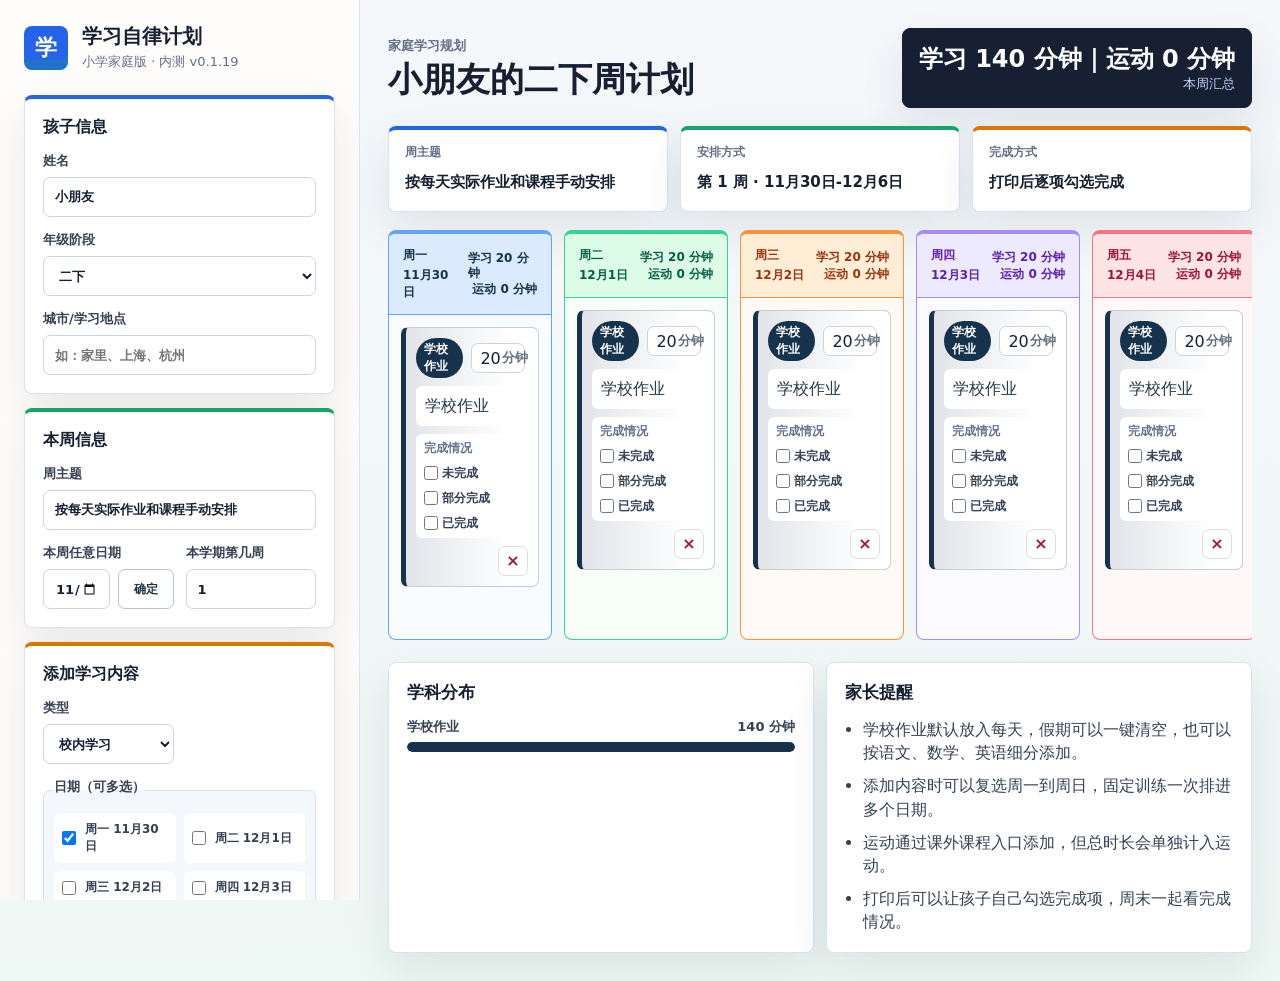
<file: index.html>
<!doctype html>
<html lang="zh-CN">
  <head>
    <meta charset="utf-8" />
    <meta name="viewport" content="width=device-width, initial-scale=1" />
    <title>学习自律计划 - 内测版</title>
    <meta name="description" content="面向小学生家庭的本地学习规划和打印工具。" />
    <link rel="stylesheet" href="./styles.css?v=20260621e" />
  </head>
  <body>
    <div class="app-shell">
      <aside class="sidebar" aria-label="学习规划设置">
        <div class="brand">
          <div class="brand-mark" aria-hidden="true">学</div>
          <div>
            <h1>学习自律计划</h1>
            <p>小学家庭版 · 内测 v0.1.19</p>
          </div>
        </div>

        <form id="plannerForm" class="control-stack">
          <section class="panel">
            <h2>孩子信息</h2>
            <label>
              姓名
              <input id="studentName" type="text" value="小朋友" autocomplete="off" />
            </label>
            <label>
              年级阶段
              <select id="gradeStage">
                <option value="二下" selected>二下</option>
                <option value="二升三暑假">二升三暑假</option>
                <option value="三上">三上</option>
                <option value="三寒假">三寒假</option>
                <option value="三下">三下</option>
                <option value="三升四暑假">三升四暑假</option>
                <option value="四上">四上</option>
                <option value="四寒假">四寒假</option>
                <option value="四下">四下</option>
                <option value="四升五暑假">四升五暑假</option>
                <option value="五上">五上</option>
                <option value="五寒假">五寒假</option>
                <option value="五下">五下</option>
                <option value="五升六暑假">五升六暑假</option>
                <option value="六上">六上</option>
                <option value="六寒假">六寒假</option>
                <option value="六下">六下</option>
                <option value="小升初暑假">小升初暑假</option>
              </select>
            </label>
            <label>
              城市/学习地点
              <input id="city" type="text" placeholder="如：家里、上海、杭州" autocomplete="off" />
            </label>
          </section>

          <section class="panel">
            <h2>本周信息</h2>
            <label>
              周主题
              <input id="weekTheme" type="text" value="按每天实际作业和课程手动安排" />
            </label>
            <div class="custom-grid">
              <label>
                本周任意日期
                <div class="date-apply-field">
                  <input id="weekStartDate" type="date" />
                  <button id="applyWeekStartDate" type="button" class="button compact">确定</button>
                </div>
              </label>
              <label>
                本学期第几周
                <input id="semesterWeek" type="number" min="1" max="30" step="1" value="1" />
              </label>
            </div>
          </section>

          <section class="panel no-print">
            <h2>添加学习内容</h2>
            <div class="custom-grid">
              <label>
                类型
                <select id="customMode">
                  <option value="study" selected>校内学习</option>
                  <option value="course">课外课程</option>
                </select>
              </label>
            </div>
            <fieldset id="dayPicker" class="day-picker">
              <legend>日期（可多选）</legend>
              <div id="customDayChoices" class="day-choice-grid"></div>
            </fieldset>

            <div id="studyFields" class="content-fields">
              <div class="custom-grid">
                <label>
                  学科
                  <select id="customSubject"></select>
                </label>
                <label>
                  内容
                  <select id="customContent"></select>
                </label>
              </div>
              <label id="otherTaskField" class="is-hidden">
                <span id="customOtherLabel">其他内容</span>
                <input id="customOther" type="text" placeholder="如：订正数学单元练习" />
              </label>
            </div>

            <div id="courseFields" class="content-fields is-hidden">
              <div class="custom-grid">
                <label>
                  内容类型
                  <select id="courseKind">
                    <option value="course" selected>课外课程</option>
                    <option value="sports">运动</option>
                  </select>
                </label>
                <label>
                  时间方式
                  <select id="courseTimeMode">
                    <option value="time" selected>上课时间</option>
                    <option value="duration">只填时长</option>
                  </select>
                </label>
              </div>
              <label id="courseContentField">
                课外课程内容
                <select id="courseContent"></select>
              </label>
              <label id="sportsContentField" class="is-hidden">
                运动内容
                <select id="sportsContent"></select>
              </label>
              <label id="courseTitleField">
                <span id="courseTitleLabel">课程内容</span>
                <input id="courseTitle" type="text" placeholder="如：钢琴课、围棋课、篮球训练" />
              </label>
              <div id="courseTimeRange" class="custom-grid">
                <label>
                  开始时间
                  <input id="courseStart" type="time" />
                </label>
                <label>
                  结束时间
                  <input id="courseEnd" type="time" />
                </label>
              </div>
            </div>

            <label>
              分钟
              <div class="time-input">
                <input id="customMinutes" type="number" min="5" max="180" step="5" value="20" />
                <span>分钟</span>
              </div>
            </label>
            <button id="addCustomTask" type="button" class="button secondary">
              <span aria-hidden="true">＋</span>
              加入本周
            </button>
          </section>

          <section class="panel no-print">
            <h2>学习内容库</h2>
            <label>
              学科
              <select id="librarySubject"></select>
            </label>
            <label>
              批量添加内容
              <textarea
                id="libraryBatchInput"
                rows="4"
                placeholder="每行一个内容，也可以用逗号分开"
              ></textarea>
            </label>
            <div id="libraryScheduleFields" class="library-schedule-fields is-hidden">
              <label>
                固定时间方式
                <select id="libraryTimeMode">
                  <option value="time" selected>上课时间</option>
                  <option value="duration">只填时长</option>
                </select>
              </label>
              <div id="libraryTimeRange" class="custom-grid">
                <label>
                  开始时间
                  <input id="libraryStart" type="time" />
                </label>
                <label>
                  结束时间
                  <input id="libraryEnd" type="time" />
                </label>
              </div>
              <label>
                固定分钟
                <div class="time-input">
                  <input id="libraryMinutes" type="number" min="5" max="180" step="5" value="45" />
                  <span>分钟</span>
                </div>
              </label>
            </div>
            <div class="library-actions">
              <button id="addLibraryOptions" type="button" class="button secondary">
                <span aria-hidden="true">＋</span>
                批量添加
              </button>
              <button id="removeLibraryOptions" type="button" class="button ghost">
                <span aria-hidden="true">×</span>
                取消选中
              </button>
            </div>
            <div id="libraryOptionList" class="library-option-list"></div>
            <p id="libraryHint" class="library-hint" aria-live="polite"></p>
            <div class="library-total">
              <div class="library-total-head">
                <h3>已添加内容总览</h3>
                <button id="removeAllLibraryOptions" type="button" class="button ghost compact">
                  删除选中
                </button>
              </div>
              <div id="libraryAllList" class="library-all-list"></div>
            </div>
          </section>

          <div class="actions no-print">
            <button type="submit" class="button primary">
              <span aria-hidden="true">✓</span>
              更新信息
            </button>
            <button id="printPlan" type="button" class="button">
              <span aria-hidden="true">⌘</span>
              打印
            </button>
            <button id="exportExcel" type="button" class="button">
              <span aria-hidden="true">⇩</span>
              导出Excel
            </button>
            <button id="exportPdf" type="button" class="button">
              <span aria-hidden="true">▣</span>
              导出PDF
            </button>
            <button id="clearHomework" type="button" class="button ghost">
              <span aria-hidden="true">−</span>
              清空学校作业
            </button>
            <button id="resetPlan" type="button" class="button ghost">
              <span aria-hidden="true">×</span>
              清空本周
            </button>
          </div>
        </form>
      </aside>

      <main class="workspace">
        <header class="topbar">
          <div>
            <p class="eyebrow">家庭学习规划</p>
            <h2 id="planTitle">小朋友的二下周计划</h2>
            <p id="printTitleMeta" class="print-title-meta">年级阶段第 1 周</p>
          </div>
          <div class="week-card" aria-label="本周统计">
            <span id="totalMinutes">0 分钟</span>
            <small>本周汇总</small>
          </div>
        </header>

        <section class="summary-strip" aria-label="规划摘要">
          <article>
            <span>周主题</span>
            <strong id="summaryTheme">按每天实际作业和课程手动安排</strong>
          </article>
          <article>
            <span>安排方式</span>
            <strong id="summaryRhythm">第 1 周</strong>
          </article>
          <article>
            <span>完成方式</span>
            <strong id="summaryReview">打印后勾选完成</strong>
          </article>
        </section>

        <section class="planner-board" aria-label="周学习计划">
          <div id="weekGrid" class="week-grid"></div>
          <div id="printWeekTable" class="print-week-table"></div>
        </section>

        <section class="insight-layout">
          <article class="insight-panel">
            <h2>学科分布</h2>
            <div id="subjectBars" class="subject-bars"></div>
          </article>
          <article class="insight-panel">
            <h2>家长提醒</h2>
            <ul id="parentTips" class="tips-list"></ul>
          </article>
        </section>
      </main>
    </div>

    <script src="./app.js?v=20260621e"></script>
  </body>
</html>
</file>
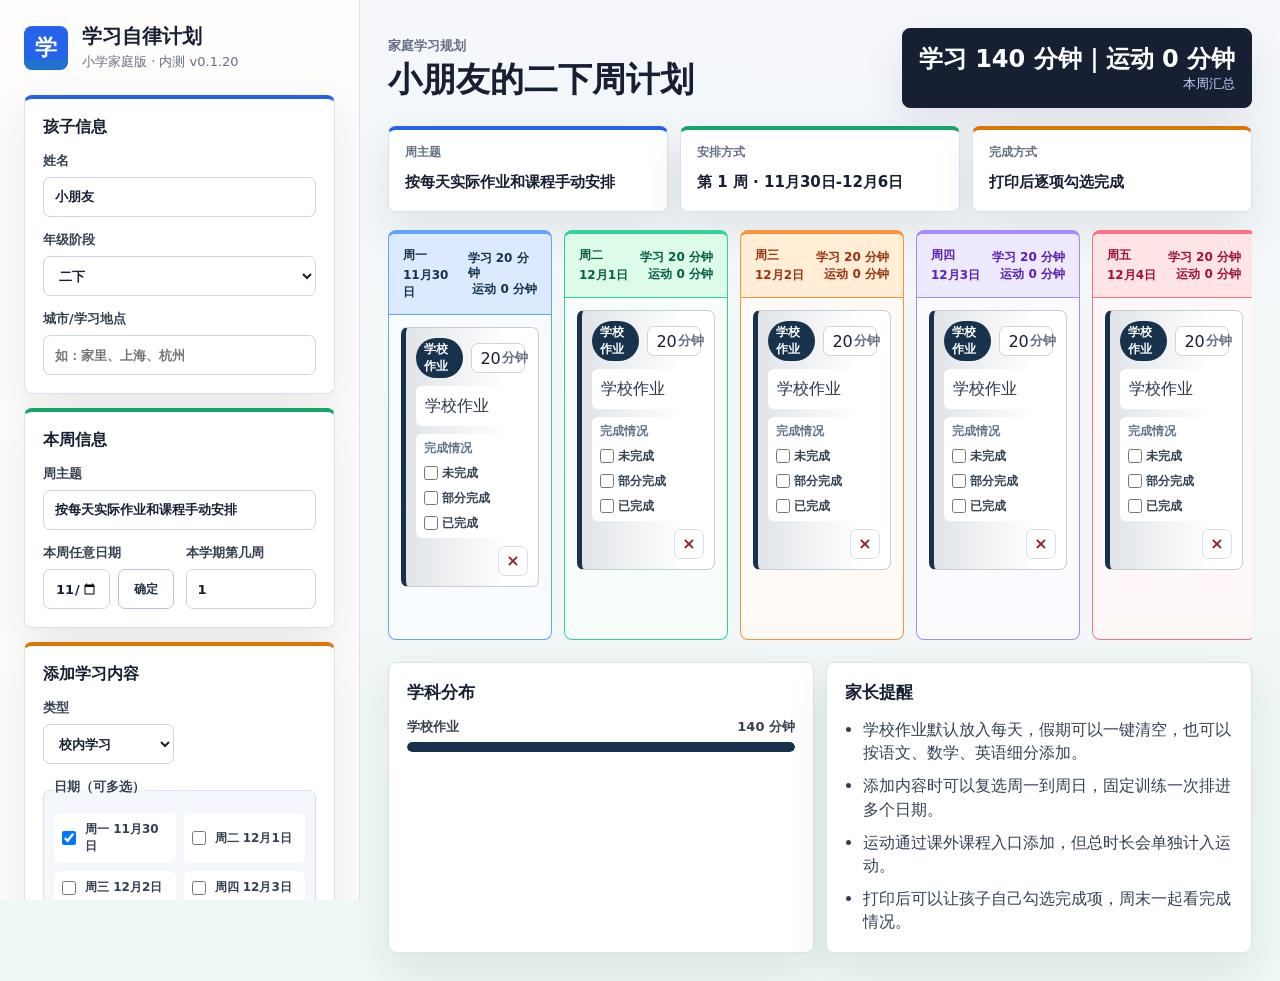
<file: 学习自律计划.html>
<!doctype html>
<html lang="zh-CN">
  <head>
    <meta charset="utf-8" />
    <meta name="viewport" content="width=device-width, initial-scale=1" />
    <title>学习自律计划 - 内测版</title>
    <meta name="description" content="面向小学生家庭的本地学习规划和打印工具。" />
    <link rel="stylesheet" href="./styles.css?v=20260622a" />
  </head>
  <body>
    <div class="app-shell">
      <aside class="sidebar" aria-label="学习规划设置">
        <div class="brand">
          <div class="brand-mark" aria-hidden="true">学</div>
          <div>
            <h1>学习自律计划</h1>
            <p>小学家庭版 · 内测 v0.1.20</p>
          </div>
        </div>

        <form id="plannerForm" class="control-stack">
          <section class="panel">
            <h2>孩子信息</h2>
            <label>
              姓名
              <input id="studentName" type="text" value="小朋友" autocomplete="off" />
            </label>
            <label>
              年级阶段
              <select id="gradeStage">
                <option value="二下" selected>二下</option>
                <option value="二升三暑假">二升三暑假</option>
                <option value="三上">三上</option>
                <option value="三寒假">三寒假</option>
                <option value="三下">三下</option>
                <option value="三升四暑假">三升四暑假</option>
                <option value="四上">四上</option>
                <option value="四寒假">四寒假</option>
                <option value="四下">四下</option>
                <option value="四升五暑假">四升五暑假</option>
                <option value="五上">五上</option>
                <option value="五寒假">五寒假</option>
                <option value="五下">五下</option>
                <option value="五升六暑假">五升六暑假</option>
                <option value="六上">六上</option>
                <option value="六寒假">六寒假</option>
                <option value="六下">六下</option>
                <option value="小升初暑假">小升初暑假</option>
              </select>
            </label>
            <label>
              城市/学习地点
              <input id="city" type="text" placeholder="如：家里、上海、杭州" autocomplete="off" />
            </label>
          </section>

          <section class="panel">
            <h2>本周信息</h2>
            <label>
              周主题
              <input id="weekTheme" type="text" value="按每天实际作业和课程手动安排" />
            </label>
            <div class="custom-grid">
              <label>
                本周任意日期
                <div class="date-apply-field">
                  <input id="weekStartDate" type="date" />
                  <button id="applyWeekStartDate" type="button" class="button compact">确定</button>
                </div>
              </label>
              <label>
                本学期第几周
                <input id="semesterWeek" type="number" min="1" max="30" step="1" value="1" />
              </label>
            </div>
          </section>

          <section class="panel no-print">
            <h2>添加学习内容</h2>
            <div class="custom-grid">
              <label>
                类型
                <select id="customMode">
                  <option value="study" selected>校内学习</option>
                  <option value="course">课外课程</option>
                </select>
              </label>
            </div>
            <fieldset id="dayPicker" class="day-picker">
              <legend>日期（可多选）</legend>
              <div id="customDayChoices" class="day-choice-grid"></div>
            </fieldset>

            <div id="studyFields" class="content-fields">
              <div class="custom-grid">
                <label>
                  学科
                  <select id="customSubject"></select>
                </label>
                <label>
                  内容
                  <select id="customContent"></select>
                </label>
              </div>
              <label id="otherTaskField" class="is-hidden">
                <span id="customOtherLabel">其他内容</span>
                <input id="customOther" type="text" placeholder="如：订正数学单元练习" />
              </label>
            </div>

            <div id="courseFields" class="content-fields is-hidden">
              <div class="custom-grid">
                <label>
                  内容类型
                  <select id="courseKind">
                    <option value="course" selected>课外课程</option>
                    <option value="sports">运动</option>
                  </select>
                </label>
                <label>
                  时间方式
                  <select id="courseTimeMode">
                    <option value="time" selected>上课时间</option>
                    <option value="duration">只填时长</option>
                  </select>
                </label>
              </div>
              <label id="courseContentField">
                课外课程内容
                <select id="courseContent"></select>
              </label>
              <label id="sportsContentField" class="is-hidden">
                运动内容
                <select id="sportsContent"></select>
              </label>
              <label id="courseTitleField">
                <span id="courseTitleLabel">课程内容</span>
                <input id="courseTitle" type="text" placeholder="如：钢琴课、围棋课、篮球训练" />
              </label>
              <div id="courseTimeRange" class="custom-grid">
                <label>
                  开始时间
                  <input id="courseStart" type="time" />
                </label>
                <label>
                  结束时间
                  <input id="courseEnd" type="time" />
                </label>
              </div>
            </div>

            <label>
              分钟
              <div class="time-input">
                <input id="customMinutes" type="number" min="5" max="180" step="5" value="20" />
                <span>分钟</span>
              </div>
            </label>
            <button id="addCustomTask" type="button" class="button secondary">
              <span aria-hidden="true">＋</span>
              加入本周
            </button>
          </section>

          <section class="panel no-print">
            <h2>学习内容库</h2>
            <label>
              学科
              <select id="librarySubject"></select>
            </label>
            <label>
              批量添加内容
              <textarea
                id="libraryBatchInput"
                rows="4"
                placeholder="每行一个内容，也可以用逗号分开"
              ></textarea>
            </label>
            <div id="libraryScheduleFields" class="library-schedule-fields is-hidden">
              <label>
                固定时间方式
                <select id="libraryTimeMode">
                  <option value="time" selected>上课时间</option>
                  <option value="duration">只填时长</option>
                </select>
              </label>
              <div id="libraryTimeRange" class="custom-grid">
                <label>
                  开始时间
                  <input id="libraryStart" type="time" />
                </label>
                <label>
                  结束时间
                  <input id="libraryEnd" type="time" />
                </label>
              </div>
              <label>
                固定分钟
                <div class="time-input">
                  <input id="libraryMinutes" type="number" min="5" max="180" step="5" value="45" />
                  <span>分钟</span>
                </div>
              </label>
            </div>
            <div class="library-actions">
              <button id="addLibraryOptions" type="button" class="button secondary">
                <span aria-hidden="true">＋</span>
                批量添加
              </button>
              <button id="removeLibraryOptions" type="button" class="button ghost">
                <span aria-hidden="true">×</span>
                取消选中
              </button>
            </div>
            <div id="libraryOptionList" class="library-option-list"></div>
            <p id="libraryHint" class="library-hint" aria-live="polite"></p>
            <div class="library-total">
              <div class="library-total-head">
                <h3>已添加内容总览</h3>
                <button id="removeAllLibraryOptions" type="button" class="button ghost compact">
                  删除选中
                </button>
              </div>
              <div id="libraryAllList" class="library-all-list"></div>
            </div>
          </section>

          <div class="actions no-print">
            <button type="submit" class="button primary">
              <span aria-hidden="true">✓</span>
              更新信息
            </button>
            <button id="printPlan" type="button" class="button">
              <span aria-hidden="true">⌘</span>
              打印
            </button>
            <button id="exportExcel" type="button" class="button">
              <span aria-hidden="true">⇩</span>
              导出Excel
            </button>
            <button id="exportPdf" type="button" class="button">
              <span aria-hidden="true">▣</span>
              导出PDF
            </button>
            <button id="clearHomework" type="button" class="button ghost">
              <span aria-hidden="true">−</span>
              清空学校作业
            </button>
            <button id="resetPlan" type="button" class="button ghost">
              <span aria-hidden="true">×</span>
              清空本周
            </button>
          </div>
        </form>
      </aside>

      <main class="workspace">
        <header class="topbar">
          <div>
            <p class="eyebrow">家庭学习规划</p>
            <h2 id="planTitle">小朋友的二下周计划</h2>
            <p id="printTitleMeta" class="print-title-meta">年级阶段第 1 周</p>
          </div>
          <div class="week-card" aria-label="本周统计">
            <span id="totalMinutes">0 分钟</span>
            <small>本周汇总</small>
          </div>
        </header>

        <section class="summary-strip" aria-label="规划摘要">
          <article>
            <span>周主题</span>
            <strong id="summaryTheme">按每天实际作业和课程手动安排</strong>
          </article>
          <article>
            <span>安排方式</span>
            <strong id="summaryRhythm">第 1 周</strong>
          </article>
          <article>
            <span>完成方式</span>
            <strong id="summaryReview">打印后勾选完成</strong>
          </article>
        </section>

        <section class="planner-board" aria-label="周学习计划">
          <div id="weekGrid" class="week-grid"></div>
          <div id="printWeekTable" class="print-week-table"></div>
        </section>

        <section class="insight-layout">
          <article class="insight-panel">
            <h2>学科分布</h2>
            <div id="subjectBars" class="subject-bars"></div>
          </article>
          <article class="insight-panel">
            <h2>家长提醒</h2>
            <ul id="parentTips" class="tips-list"></ul>
          </article>
        </section>
      </main>
    </div>

    <script src="./app.js?v=20260622a"></script>
  </body>
</html>
</file>
<file: styles.css>
:root {
  --bg: #f5f7fb;
  --surface: #ffffff;
  --ink: #172033;
  --muted: #667085;
  --line: #d9e2ef;
  --blue: #2563eb;
  --green: #12a66a;
  --amber: #d97706;
  --rose: #e25563;
  --violet: #7c3aed;
  --teal: #0891b2;
  --sun: #f59e0b;
  --shadow: 0 18px 45px rgba(23, 32, 51, 0.09);
}

* {
  box-sizing: border-box;
}

html {
  min-height: 100%;
  background: var(--bg);
  color: var(--ink);
  font-family:
    "Inter", "PingFang SC", "Microsoft YaHei", system-ui, -apple-system,
    BlinkMacSystemFont, "Segoe UI", sans-serif;
}

body {
  min-height: 100%;
  margin: 0;
  background: linear-gradient(180deg, #f5f7fb 0%, #eef8f4 100%);
}

button,
input,
select,
textarea {
  font: inherit;
}

button {
  cursor: pointer;
}

.app-shell {
  display: grid;
  grid-template-columns: minmax(300px, 360px) minmax(0, 1fr);
  min-height: 100vh;
}

.sidebar {
  position: sticky;
  top: 0;
  align-self: start;
  height: 100vh;
  overflow-y: auto;
  border-right: 1px solid var(--line);
  background: #fffdfb;
  padding: 24px;
}

.brand {
  display: flex;
  gap: 14px;
  align-items: center;
  margin-bottom: 24px;
}

.brand-mark {
  display: grid;
  width: 44px;
  height: 44px;
  place-items: center;
  border-radius: 8px;
  background: var(--blue);
  box-shadow: inset 0 -10px 0 rgba(18, 166, 106, 0.24);
  color: #fff;
  font-size: 22px;
  font-weight: 800;
}

.brand h1,
.topbar h2,
.panel h2,
.insight-panel h2 {
  margin: 0;
  letter-spacing: 0;
}

.brand h1 {
  font-size: 20px;
  line-height: 1.2;
}

.brand p,
.eyebrow,
.week-card small,
.summary-strip span {
  color: var(--muted);
}

.brand p {
  margin: 5px 0 0;
  font-size: 13px;
}

.control-stack,
.panel {
  display: grid;
  gap: 14px;
}

.panel,
.insight-panel,
.summary-strip article,
.week-card {
  border: 1px solid var(--line);
  border-radius: 8px;
  background: var(--surface);
  box-shadow: var(--shadow);
}

.panel {
  border-top: 4px solid var(--line);
  padding: 18px;
}

.panel h2 {
  font-size: 16px;
}

.control-stack .panel:nth-of-type(1) {
  border-top-color: var(--blue);
}

.control-stack .panel:nth-of-type(2) {
  border-top-color: var(--green);
}

.control-stack .panel:nth-of-type(3) {
  border-top-color: var(--amber);
}

.control-stack .panel:nth-of-type(4) {
  border-top-color: var(--violet);
}

label,
fieldset {
  display: grid;
  gap: 7px;
  margin: 0;
  border: 0;
  padding: 0;
  color: #364152;
  font-size: 13px;
  font-weight: 700;
}

legend {
  padding: 0 0 8px;
  color: #364152;
  font-size: 13px;
  font-weight: 700;
}

input,
select,
textarea {
  width: 100%;
  min-height: 40px;
  border: 1px solid #cbd5e1;
  border-radius: 7px;
  background: #fff;
  color: var(--ink);
  padding: 9px 11px;
  outline: none;
}

input:focus,
select:focus,
textarea:focus {
  border-color: var(--blue);
  box-shadow: 0 0 0 3px rgba(37, 99, 235, 0.14);
}

textarea {
  min-height: 96px;
  resize: vertical;
  line-height: 1.45;
}

.time-grid,
.custom-grid,
.page-range {
  display: grid;
  grid-template-columns: 1fr 1fr;
  gap: 12px;
}

.time-input,
.task-time-control,
.date-apply-field {
  display: grid;
  grid-template-columns: minmax(0, 1fr) auto;
  align-items: center;
  gap: 8px;
}

.time-input span,
.task-time-control span {
  color: var(--muted);
  font-size: 13px;
  font-weight: 800;
}

.content-fields {
  display: grid;
  gap: 12px;
}

.is-hidden {
  display: none !important;
}

.check-row {
  display: grid;
  grid-template-columns: 18px 1fr;
  align-items: center;
  gap: 9px;
  font-weight: 600;
}

.check-row input {
  width: 16px;
  min-height: 18px;
}

.day-picker {
  display: grid;
  gap: 9px;
  border: 1px solid #d8e1ec;
  border-radius: 7px;
  background: #f4f7fb;
  padding: 10px;
}

.day-picker legend {
  padding: 0 0 7px;
}

.day-choice-grid {
  display: grid;
  grid-template-columns: repeat(2, minmax(0, 1fr));
  gap: 8px;
}

.day-choice {
  display: grid;
  grid-template-columns: 16px 1fr;
  align-items: center;
  gap: 7px;
  border-radius: 6px;
  background: #fff;
  padding: 8px;
  color: #344054;
  font-size: 12px;
  font-weight: 800;
}

.day-choice input {
  width: 14px;
  min-height: 14px;
  margin: 0;
  padding: 0;
}

.segmented {
  display: grid;
  grid-template-columns: repeat(3, 1fr);
  gap: 6px;
  padding: 4px;
  border: 1px solid #cbd5e1;
  border-radius: 8px;
  background: #f4f7fb;
}

.segmented label {
  display: block;
}

.segmented input {
  position: absolute;
  opacity: 0;
  pointer-events: none;
}

.segmented span {
  display: grid;
  min-height: 32px;
  place-items: center;
  border-radius: 6px;
  color: #475569;
  font-size: 13px;
  font-weight: 800;
}

.segmented input:checked + span {
  background: var(--blue);
  color: #fff;
}

.actions {
  display: grid;
  grid-template-columns: 1fr 1fr;
  gap: 10px;
}

.button {
  display: inline-flex;
  min-height: 42px;
  align-items: center;
  justify-content: center;
  gap: 7px;
  border: 1px solid #b8c4d4;
  border-radius: 7px;
  background: #fff;
  color: #243447;
  padding: 10px 12px;
  font-weight: 800;
}

.button:hover {
  border-color: #8492a6;
  background: #f4f7fb;
}

.button.primary {
  border-color: var(--blue);
  background: var(--blue);
  color: #fff;
}

.button.secondary {
  border-color: var(--green);
  background: #e9f9f2;
  color: #075f44;
}

.button.ghost {
  color: #9b1c31;
}

.button.compact {
  min-height: 34px;
  padding: 6px 10px;
  font-size: 12px;
}

.date-apply-field .button {
  min-width: 56px;
  height: 40px;
  align-self: stretch;
}

.button:disabled {
  cursor: not-allowed;
  opacity: 0.48;
}

.library-actions {
  display: grid;
  grid-template-columns: 1fr 1fr;
  gap: 10px;
}

.library-schedule-fields {
  display: grid;
  gap: 12px;
  border: 1px solid #ddd6fe;
  border-radius: 7px;
  background: #faf5ff;
  padding: 12px;
}

.library-option-list {
  display: grid;
  gap: 8px;
  max-height: 150px;
  overflow-y: auto;
  border: 1px dashed #cbd5e1;
  border-radius: 7px;
  background: #f4f7fb;
  padding: 10px;
}

.library-option-row {
  display: grid;
  grid-template-columns: 16px 1fr;
  align-items: center;
  gap: 8px;
  border-radius: 6px;
  background: #fff;
  padding: 8px;
  font-size: 13px;
  font-weight: 800;
}

.library-time-badge {
  display: inline-block;
  margin-left: 6px;
  border-radius: 999px;
  background: #ede9fe;
  color: #5b21b6;
  padding: 2px 7px;
  font-size: 11px;
  font-weight: 900;
}

.library-option-row input {
  width: 14px;
  min-height: 14px;
  margin: 0;
  padding: 0;
}

.library-empty,
.library-hint {
  color: var(--muted);
  font-size: 12px;
  font-weight: 800;
}

.library-empty {
  padding: 4px 2px;
}

.library-hint {
  min-height: 16px;
  margin: 0;
}

.library-total {
  display: grid;
  gap: 10px;
  border-top: 1px solid var(--line);
  padding-top: 12px;
}

.library-total-head {
  display: flex;
  align-items: center;
  justify-content: space-between;
  gap: 10px;
}

.library-total-head h3 {
  margin: 0;
  color: #364152;
  font-size: 14px;
}

.library-all-list {
  display: grid;
  gap: 10px;
  max-height: 280px;
  overflow-y: auto;
}

.library-subject-group {
  display: grid;
  gap: 7px;
  border: 1px solid #d8e1ec;
  border-radius: 7px;
  background: #f4f7fb;
  padding: 9px;
}

.library-subject-head {
  display: flex;
  align-items: center;
  justify-content: space-between;
  gap: 8px;
  color: #344054;
  font-size: 12px;
}

.library-subject-head span {
  color: var(--muted);
  font-weight: 800;
}

.compact-empty {
  padding: 0;
}

.print-only {
  display: none;
}

.print-week-table {
  display: none;
}

.workspace {
  min-width: 0;
  padding: 28px;
}

.topbar {
  display: flex;
  gap: 18px;
  align-items: center;
  justify-content: space-between;
  margin-bottom: 18px;
}

.eyebrow {
  margin: 0 0 5px;
  font-size: 13px;
  font-weight: 800;
}

.topbar h2 {
  font-size: clamp(24px, 3vw, 34px);
  line-height: 1.15;
}

.print-title-meta {
  display: none;
}

.week-card {
  display: grid;
  min-width: 138px;
  border-color: #172033;
  background: #172033;
  color: #fff;
  padding: 14px 16px;
  text-align: right;
}

.week-card small {
  color: #c7d2fe;
}

.week-card span {
  font-size: 24px;
  font-weight: 900;
}

.summary-strip {
  display: grid;
  grid-template-columns: repeat(3, minmax(0, 1fr));
  gap: 12px;
  margin-bottom: 18px;
}

.summary-strip article {
  display: grid;
  gap: 6px;
  border-top-width: 4px;
  padding: 14px 16px;
  min-height: 86px;
}

.summary-strip article:nth-child(1) {
  border-top-color: var(--blue);
}

.summary-strip article:nth-child(2) {
  border-top-color: var(--green);
}

.summary-strip article:nth-child(3) {
  border-top-color: var(--amber);
}

.summary-strip span {
  font-size: 12px;
  font-weight: 800;
}

.summary-strip strong {
  font-size: 15px;
  line-height: 1.35;
}

.planner-board {
  margin-bottom: 18px;
}

.week-grid {
  display: grid;
  grid-template-columns: repeat(7, minmax(164px, 1fr));
  gap: 12px;
  overflow-x: auto;
  padding-bottom: 4px;
}

.day-column {
  display: grid;
  grid-template-rows: auto 1fr;
  min-height: 410px;
  overflow: hidden;
  border: 1px solid var(--day-line, var(--line));
  border-top: 4px solid var(--day-line, var(--line));
  border-radius: 8px;
  background: var(--day-bg, #fff);
}

.day-head {
  display: flex;
  align-items: center;
  justify-content: space-between;
  gap: 10px;
  border-bottom: 1px solid var(--day-line, var(--line));
  background: var(--day-head-bg, #fff);
  padding: 13px 14px;
}

.day-mon {
  --day-bg: #f8fbff;
  --day-head-bg: #dbeafe;
  --day-line: #60a5fa;
  --day-ink: #17324d;
}

.day-tue {
  --day-bg: #f7fdf9;
  --day-head-bg: #dcfce7;
  --day-line: #34d399;
  --day-ink: #065f46;
}

.day-wed {
  --day-bg: #fffaf5;
  --day-head-bg: #ffedd5;
  --day-line: #fb923c;
  --day-ink: #9a3412;
}

.day-thu {
  --day-bg: #fbfaff;
  --day-head-bg: #ede9fe;
  --day-line: #a78bfa;
  --day-ink: #5b21b6;
}

.day-fri {
  --day-bg: #fff8f9;
  --day-head-bg: #ffe4e6;
  --day-line: #fb7185;
  --day-ink: #9f1239;
}

.day-sat {
  --day-bg: #f6feff;
  --day-head-bg: #cffafe;
  --day-line: #22d3ee;
  --day-ink: #155e75;
}

.day-sun {
  --day-bg: #fffdf5;
  --day-head-bg: #fef3c7;
  --day-line: #fbbf24;
  --day-ink: #92400e;
}

.day-head h3 {
  display: grid;
  gap: 3px;
  margin: 0;
  font-size: 16px;
}

.day-head small {
  color: var(--day-ink, var(--muted));
  font-size: 12px;
  font-weight: 800;
}

.day-head span {
  color: var(--day-ink, var(--muted));
  font-size: 12px;
  font-weight: 800;
}

.day-totals {
  display: grid;
  gap: 2px;
  justify-items: end;
}

.day-totals span {
  color: var(--day-ink, var(--muted));
  font-size: 12px;
  font-weight: 900;
  line-height: 1.2;
}

.task-list {
  display: grid;
  align-content: start;
  gap: 10px;
  padding: 12px;
}

.task {
  display: grid;
  gap: 8px;
  border: 1px solid color-mix(in srgb, var(--subject-color, var(--blue)) 24%, white);
  border-left: 5px solid var(--subject-color, var(--blue));
  border-radius: 7px;
  background: linear-gradient(
    90deg,
    color-mix(in srgb, var(--subject-color, var(--blue)) 13%, white),
    #fff 78%
  );
  padding: 10px;
}

.task-meta {
  display: flex;
  align-items: center;
  justify-content: space-between;
  gap: 8px;
}

.subject-chip {
  width: max-content;
  border-radius: 999px;
  background: var(--subject-color, var(--blue));
  color: #fff;
  padding: 3px 8px;
  font-size: 12px;
  font-weight: 900;
}

.task-minutes {
  max-width: 58px;
  min-height: 30px;
  padding: 4px 6px;
  text-align: center;
}

.task-time-control .task-minutes {
  width: 54px;
}

.task-title {
  min-height: 38px;
  border: 1px solid transparent;
  border-radius: 6px;
  background: #fff;
  padding: 8px;
  color: #26384d;
  line-height: 1.35;
}

.course-title {
  display: flex;
  min-height: 42px;
  align-items: center;
  flex-wrap: wrap;
  gap: 6px;
}

.study-title {
  display: flex;
  min-height: 42px;
  align-items: center;
  flex-wrap: wrap;
  gap: 6px;
}

.course-title-prefix,
.study-title-prefix {
  color: #64748b;
  font-size: 12px;
  font-weight: 900;
}

.course-title-name {
  border: 1px solid #c4b5fd;
  border-radius: 6px;
  background: #ede9fe;
  color: #5b21b6;
  padding: 3px 7px;
  font-size: 15px;
  font-weight: 950;
  line-height: 1.2;
}

.study-title-name {
  border: 1px solid color-mix(in srgb, var(--subject-color, var(--blue)) 35%, white);
  border-radius: 6px;
  background: color-mix(in srgb, var(--subject-color, var(--blue)) 14%, white);
  color: color-mix(in srgb, var(--subject-color, var(--blue)) 75%, #172033);
  padding: 3px 7px;
  font-size: 15px;
  font-weight: 950;
  line-height: 1.2;
}

.task-title:empty::before {
  content: attr(data-placeholder);
  color: #94a3b8;
}

.task-title:focus {
  border-color: var(--blue);
  outline: none;
}

.task-note {
  border-radius: 6px;
  background: #fff;
  color: #475569;
  padding: 6px 8px;
  font-size: 12px;
  font-weight: 800;
}

.course-time {
  border: 1px solid #ddd6fe;
  background: #f5f3ff;
  color: #5b21b6;
  font-size: 14px;
  font-weight: 950;
}

.status-checks {
  display: grid;
  gap: 8px;
  border-radius: 6px;
  background: #fff;
  padding: 6px 8px;
  color: #475569;
  font-size: 12px;
  font-weight: 800;
}

.status-label {
  display: block;
  color: #64748b;
}

.status-options {
  display: flex;
  flex-wrap: wrap;
  gap: 8px;
}

.status-option {
  display: inline-flex;
  align-items: center;
  gap: 4px;
  color: #344054;
  font-size: 12px;
  font-weight: 800;
}

.status-option input {
  width: 14px;
  min-height: 14px;
  margin: 0;
  padding: 0;
}

.task-actions {
  display: flex;
  justify-content: flex-end;
}

.icon-button {
  display: grid;
  width: 30px;
  height: 30px;
  place-items: center;
  border: 1px solid #d6dee8;
  border-radius: 7px;
  background: #fff;
  color: #9b1c31;
  font-weight: 900;
}

.empty-day {
  display: grid;
  min-height: 90px;
  place-items: center;
  border: 1px dashed #cbd5e1;
  border-radius: 7px;
  color: var(--muted);
  font-size: 13px;
  text-align: center;
}

.insight-layout {
  display: grid;
  grid-template-columns: minmax(260px, 1fr) minmax(260px, 1fr);
  gap: 12px;
}

.insight-panel {
  padding: 18px;
}

.insight-panel h2 {
  margin-bottom: 14px;
  font-size: 17px;
}

.subject-bars {
  display: grid;
  gap: 12px;
}

.bar-row {
  display: grid;
  gap: 6px;
}

.bar-label {
  display: flex;
  justify-content: space-between;
  gap: 12px;
  color: #364152;
  font-size: 13px;
  font-weight: 800;
}

.bar-track {
  height: 10px;
  overflow: hidden;
  border-radius: 999px;
  background: #e7edf4;
}

.bar-fill {
  height: 100%;
  width: var(--bar-width);
  border-radius: inherit;
  background: var(--subject-color);
}

.tips-list {
  display: grid;
  gap: 10px;
  margin: 0;
  padding-left: 18px;
  color: #344054;
  line-height: 1.45;
}

@media (max-width: 1180px) {
  .app-shell {
    grid-template-columns: 1fr;
  }

  .sidebar {
    position: static;
    height: auto;
  }

  .control-stack {
    grid-template-columns: repeat(2, minmax(260px, 1fr));
    align-items: start;
  }

  .actions {
    grid-column: 1 / -1;
    grid-template-columns: repeat(4, minmax(120px, 1fr));
  }

  .week-grid {
    grid-template-columns: repeat(7, minmax(190px, 1fr));
  }
}

@media (max-width: 760px) {
  .sidebar,
  .workspace {
    padding: 18px;
  }

  .control-stack,
  .summary-strip,
  .insight-layout,
  .actions {
    grid-template-columns: 1fr;
  }

  .topbar {
    align-items: stretch;
    flex-direction: column;
  }

  .week-card {
    text-align: left;
  }
}

@media print {
  @page {
    size: A4 landscape;
    margin: 0;
  }

  :root {
    --bg: #fff;
    --shadow: none;
  }

  html,
  body {
    width: 100%;
    min-height: 100%;
    margin: 0;
    background: #fff;
    padding: 5mm;
    font-size: 10px;
    print-color-adjust: exact;
    -webkit-print-color-adjust: exact;
  }

  .no-print,
  .sidebar {
    display: none !important;
  }

  .print-only {
    display: inline;
  }

  .task-note.print-only {
    display: block;
    white-space: pre-line;
  }

  .app-shell,
  .workspace {
    display: block;
    padding: 0;
  }

  .workspace {
    width: 100%;
  }

  .topbar {
    display: block;
    margin-bottom: 6px;
    text-align: center;
  }

  .topbar h2 {
    font-size: 18px;
    line-height: 1.15;
  }

  .print-title-meta {
    display: block;
    margin: 3px 0 0;
    color: #555;
    font-size: 10px;
    font-weight: 700;
    line-height: 1.25;
  }

  .eyebrow {
    margin-bottom: 2px;
    font-size: 10px;
  }

  .week-card {
    display: none;
  }

  .summary-strip {
    display: none;
  }

  .planner-board {
    margin-bottom: 0;
  }

  .week-grid {
    display: grid;
    grid-template-columns: repeat(7, minmax(0, 1fr));
    gap: 5px;
    overflow: visible;
    padding-bottom: 0;
  }

  .print-week-table {
    display: none;
  }

  .print-plan-table {
    width: 100%;
    border-collapse: collapse;
    table-layout: fixed;
    font-size: 8.5px;
    line-height: 1.12;
  }

  .print-plan-table th,
  .print-plan-table td {
    overflow-wrap: anywhere;
    border: 1px solid #94a3b8;
    padding: 2px 3px;
    vertical-align: top;
    white-space: pre-line;
  }

  .print-plan-table th {
    background: #e2e8f0;
    color: #172033;
    text-align: center;
    font-weight: 900;
  }

  .print-subject-col {
    width: 38px;
  }

  .print-content-col {
    width: 132px;
  }

  .print-day-col {
    width: auto;
  }

  .print-day-head {
    background: var(--print-day-bg);
    border-color: var(--print-day-line);
    color: var(--print-day-ink);
  }

  .print-subject-cell {
    background: var(--print-subject-bg);
    border-left: 3px solid var(--print-subject-line) !important;
    color: var(--print-subject-ink);
    text-align: center;
    font-weight: 900;
  }

  .print-content-cell,
  .print-day-cell {
    background: var(--print-subject-soft);
    border-top: 2px solid var(--print-subject-line) !important;
  }

  .print-content-cell {
    font-weight: 800;
  }

  .day-column {
    min-height: auto;
    border-radius: 4px;
    break-inside: avoid;
  }

  .day-head {
    gap: 4px;
    padding: 5px 6px;
  }

  .day-head h3 {
    gap: 1px;
    font-size: 11px;
  }

  .day-head small,
  .day-head span {
    font-size: 9px;
  }

  .day-totals {
    gap: 0;
  }

  .day-totals span {
    font-size: 8px;
    line-height: 1.1;
  }

  .task-list {
    gap: 4px;
    padding: 5px;
  }

  .task {
    gap: 4px;
    border-left-width: 2px;
    border-radius: 4px;
    background: color-mix(in srgb, var(--subject-color, var(--blue)) 6%, white);
    padding: 5px;
    break-inside: avoid;
  }

  .task-meta {
    align-items: flex-start;
    gap: 4px;
  }

  .subject-chip {
    border-radius: 4px;
    padding: 1px 4px;
    font-size: 8px;
  }

  .task-time-control span {
    font-size: 9px;
  }

  .task-minutes,
  .task-time-control .task-minutes {
    width: 34px;
    max-width: 34px;
    min-height: 20px;
    padding: 1px 2px;
    font-size: 9px;
  }

  .task-title {
    min-height: 0;
    border: 0;
    padding: 0;
    font-size: 10px;
    line-height: 1.2;
  }

  .course-title,
  .study-title {
    min-height: 0;
    gap: 2px;
  }

  .course-title-prefix,
  .study-title-prefix {
    font-size: 8px;
  }

  .course-title-name,
  .study-title-name {
    border-radius: 3px;
    padding: 1px 3px;
    font-size: 10px;
  }

  .task-note {
    padding: 2px 4px;
    font-size: 9px;
    line-height: 1.2;
  }

  .status-checks {
    gap: 2px;
    padding: 2px 4px;
    font-size: 9px;
    line-height: 1.2;
  }

  .status-options {
    display: grid;
    gap: 1px;
  }

  .status-option {
    gap: 2px;
    font-size: 9px;
  }

  .status-option input {
    width: 9px;
    min-height: 9px;
  }

  .task-actions,
  .custom-grid,
  .insight-layout {
    display: none;
  }

  .summary-strip article,
  .week-card,
  .day-column {
    box-shadow: none;
  }
}
</file>
